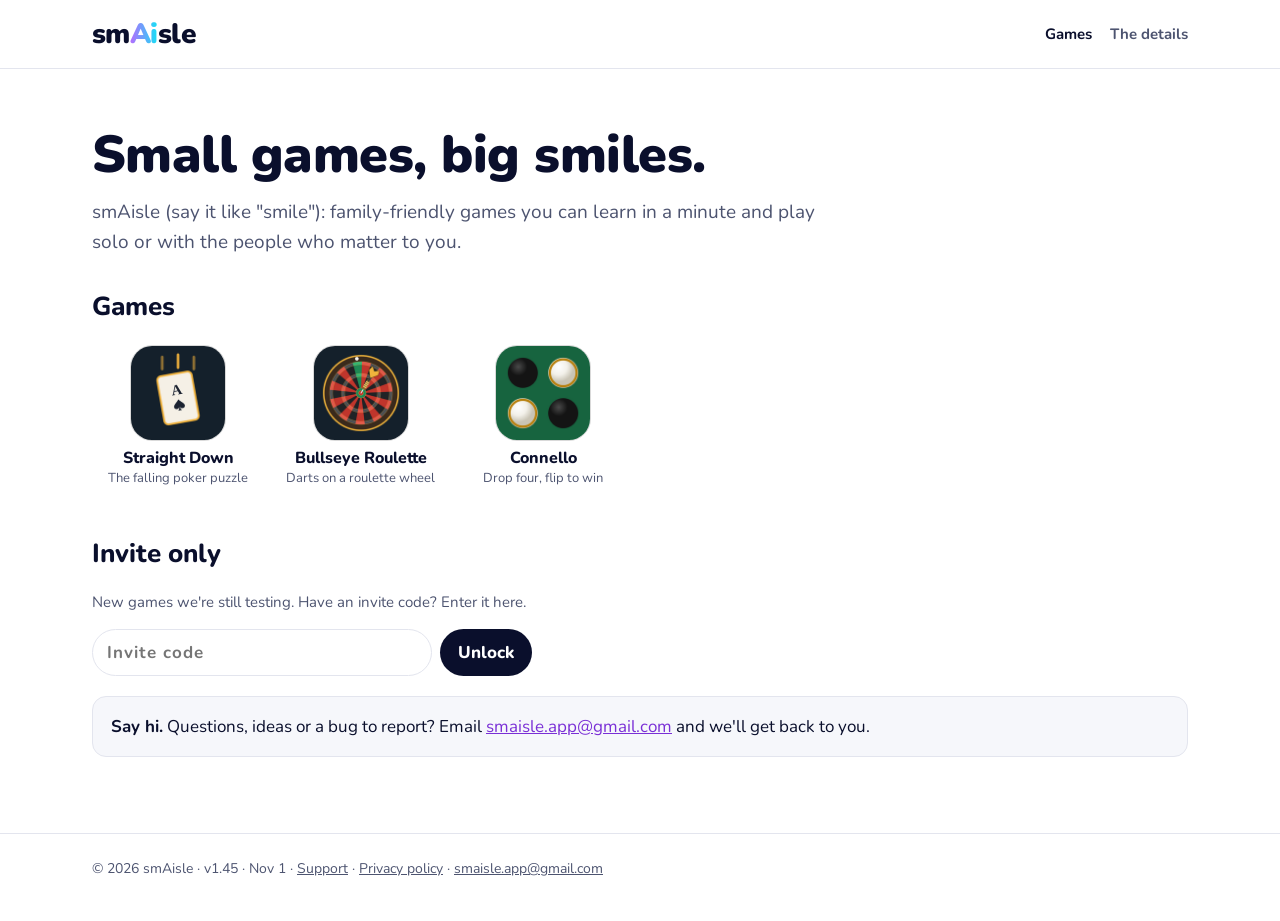
<file: index.html>
<!doctype html>
<html lang="en">
<head>
<meta charset="utf-8">
<meta name="viewport" content="width=device-width,initial-scale=1,maximum-scale=1,user-scalable=no">
<title>smAisle</title>
<meta name="description" content="Family-friendly games you can learn in a minute and play solo or with the people who matter to you.">
<link rel="icon" href="favicon.png" type="image/png">
<link rel="apple-touch-icon" href="apple-touch-icon.png">
<meta property="og:type" content="website">
<meta property="og:url" content="https://smaisle.app/">
<meta property="og:site_name" content="smAisle">
<meta property="og:title" content="smAisle: family-friendly games">
<meta property="og:description" content="Family-friendly games you can learn in a minute and play solo or with the people who matter to you.">
<meta property="og:image" content="https://smaisle.app/og.png">
<meta property="og:image:width" content="1200">
<meta property="og:image:height" content="630">
<meta name="twitter:card" content="summary_large_image">
<link rel="preconnect" href="https://fonts.googleapis.com">
<link rel="stylesheet" href="https://fonts.googleapis.com/css2?family=Nunito:wght@400;700;800;900&display=swap">
<link rel="stylesheet" href="style.css">
</head>
<body class="wide">
<header class="top"><div class="wrap">
  <a class="mark" href="./">sm<b>Ai</b>sle</a>
  <nav><a href="./" aria-current="page">Games</a><a href="about.html">The details</a></nav>
</div></header>
<main><div class="wrap">
  <h1>Small games, big smiles.</h1>
  <p class="lead">smAisle (say it like "smile"): family-friendly games you can learn in a minute and play solo or with the people who matter to you.</p>
  <h2 class="section">Games</h2>
  <div class="tiles">
    <a class="tile" href="https://smaisle.github.io/StraightDown/"><img src="icons/straight-down.png" alt="" width="72" height="72"><b>Straight Down</b><span>The falling poker puzzle</span></a>
    <a class="tile" href="https://smaisle.github.io/BullseyeRoulette/"><img src="icons/bullseye-roulette.png" alt="" width="72" height="72"><b>Bullseye Roulette</b><span>Darts on a roulette wheel</span></a>
    <a class="tile" href="https://smaisle.github.io/Connello/"><img src="icons/connello.png" alt="" width="72" height="72"><b>Connello</b><span>Drop four, flip to win</span></a>
  </div>

  <h2 class="section">Invite only</h2>
  <p class="meta">New games we're still testing. Have an invite code? Enter it here.</p>
  <form class="unlock" id="unlock" autocomplete="off">
    <input type="text" placeholder="Invite code" aria-label="Invite code" autocapitalize="off" spellcheck="false">
    <button class="btn" type="submit">Unlock</button>
  </form>
  <p class="meta" id="bad" hidden>That code didn't work. Check it and try again.</p>
  <p class="meta" id="mine" hidden><a href="invite.html">See your invite-only games →</a></p>
  <section class="note" id="contact"><strong>Say hi.</strong> Questions, ideas or a bug to report? Email <a href="mailto:smaisle.app@gmail.com">smaisle.app@gmail.com</a> and we'll get back to you.</section>
</div></main>
<footer><div class="wrap">
  © 2026 smAisle · v1.45 · Nov 1 · <a href="support.html">Support</a> · <a href="privacy.html">Privacy policy</a> · <a href="mailto:smaisle.app@gmail.com">smaisle.app@gmail.com</a>
</div></footer>
<script src="invite.js?v=1.45"></script>
<script>
(function(){
  var form=document.getElementById('unlock'), bad=document.getElementById('bad');
  if(Invite.family()||Invite.owned().length) document.getElementById('mine').hidden=false;
  form.addEventListener('submit',function(e){
    e.preventDefault(); bad.hidden=true;
    Invite.check(form.querySelector('input').value).then(function(r){
      if(r==='family'||r==='all'||r==='some') location.href='invite.html';
      else if(r) Invite.go(r);
      else bad.hidden=false;
    });
  });
})();
</script>
</body>
</html>
</file>
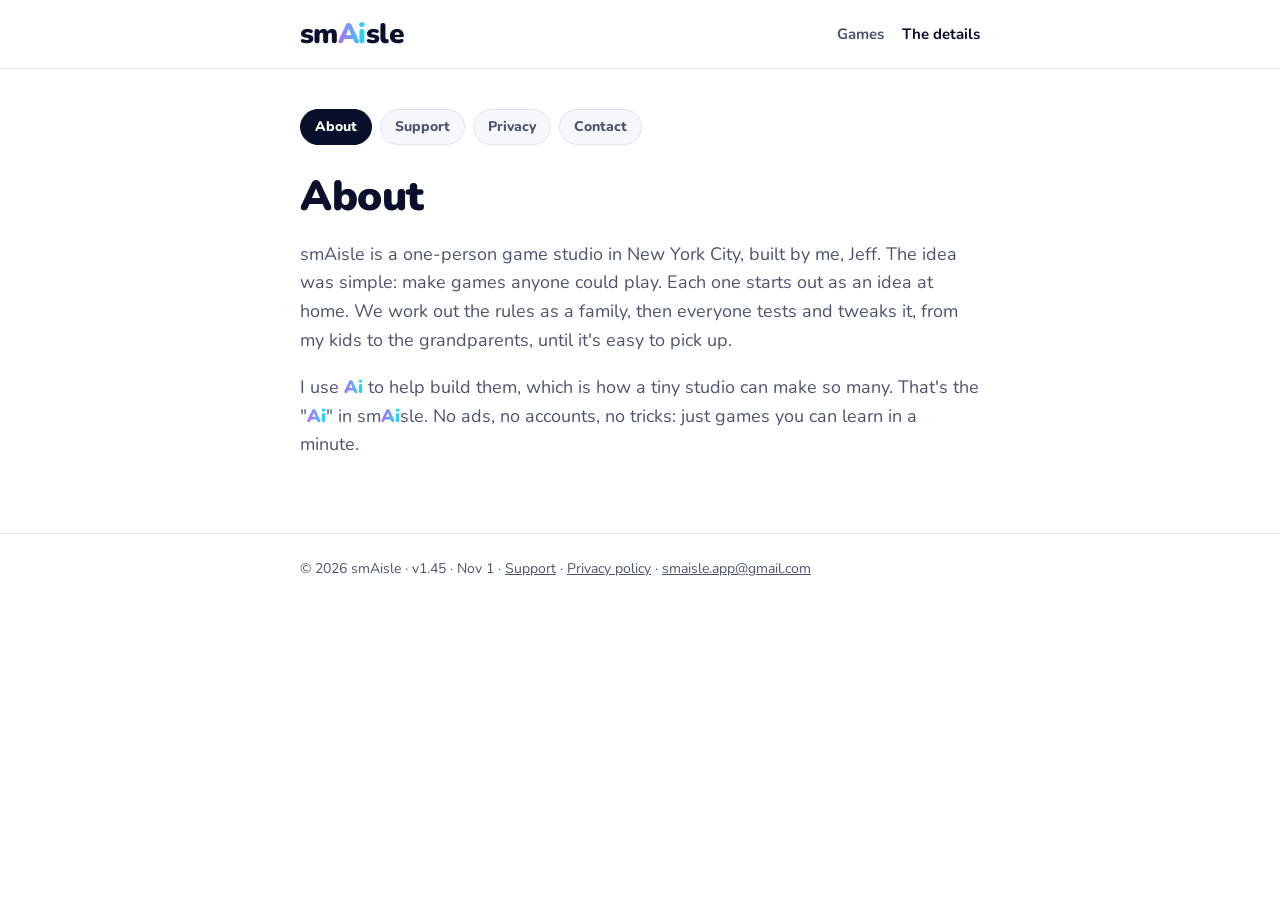
<file: about.html>
<!doctype html>
<html lang="en">
<head>
<meta charset="utf-8">
<meta name="viewport" content="width=device-width,initial-scale=1,maximum-scale=1,user-scalable=no">
<title>About · smAisle</title>
<meta name="description" content="smAisle is Jeff, making family-friendly games in New York City.">
<link rel="icon" href="favicon.png" type="image/png">
<link rel="apple-touch-icon" href="apple-touch-icon.png">
<link rel="preconnect" href="https://fonts.googleapis.com">
<link rel="stylesheet" href="https://fonts.googleapis.com/css2?family=Nunito:wght@400;700;800;900&display=swap">
<link rel="stylesheet" href="style.css">
</head>
<body>
<header class="top"><div class="wrap">
  <a class="mark" href="./">sm<b>Ai</b>sle</a>
  <nav><a href="./">Games</a><a href="about.html" aria-current="page">The details</a></nav>
</div></header>
<main><div class="wrap">
  <nav class="subnav"><a href="about.html" aria-current="page">About</a><a href="support.html">Support</a><a href="privacy.html">Privacy</a><a href="contact.html">Contact</a></nav>
  <h1>About</h1>
  <p class="about">smAisle is a one-person game studio in New York City, built by me, Jeff. The idea was simple: make games anyone could play. Each one starts out as an idea at home. We work out the rules as a family, then everyone tests and tweaks it, from my kids to the grandparents, until it's easy to pick up.</p>
  <p class="about">I use <b class="ai">Ai</b> to help build them, which is how a tiny studio can make so many. That's the "<b class="ai">Ai</b>" in sm<b class="ai">Ai</b>sle. No ads, no accounts, no tricks: just games you can learn in a minute.</p>
</div></main>
<footer><div class="wrap">
  © 2026 smAisle · v1.45 · Nov 1 · <a href="support.html">Support</a> · <a href="privacy.html">Privacy policy</a> · <a href="mailto:smaisle.app@gmail.com">smaisle.app@gmail.com</a>
</div></footer>
</body>
</html>
</file>
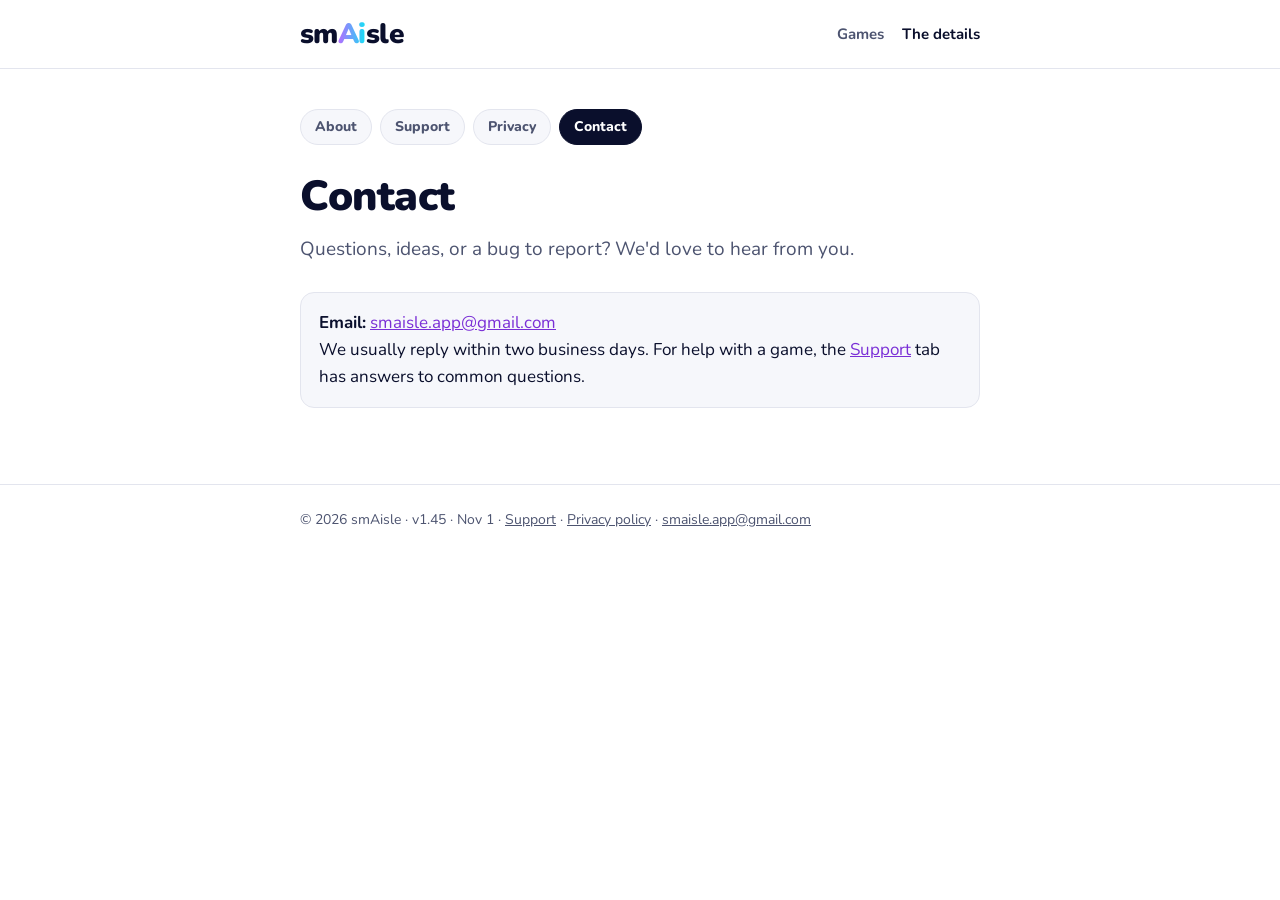
<file: contact.html>
<!doctype html>
<html lang="en">
<head>
<meta charset="utf-8">
<meta name="viewport" content="width=device-width,initial-scale=1,maximum-scale=1,user-scalable=no">
<title>Contact · smAisle</title>
<meta name="description" content="How to reach smAisle.">
<link rel="icon" href="favicon.png" type="image/png">
<link rel="apple-touch-icon" href="apple-touch-icon.png">
<link rel="preconnect" href="https://fonts.googleapis.com">
<link rel="stylesheet" href="https://fonts.googleapis.com/css2?family=Nunito:wght@400;700;800;900&display=swap">
<link rel="stylesheet" href="style.css">
</head>
<body>
<header class="top"><div class="wrap">
  <a class="mark" href="./">sm<b>Ai</b>sle</a>
  <nav><a href="./">Games</a><a href="about.html" aria-current="page">The details</a></nav>
</div></header>
<main><div class="wrap">
  <nav class="subnav"><a href="about.html">About</a><a href="support.html">Support</a><a href="privacy.html">Privacy</a><a href="contact.html" aria-current="page">Contact</a></nav>
  <h1>Contact</h1>
  <p class="lead">Questions, ideas, or a bug to report? We'd love to hear from you.</p>
  <div class="note"><strong>Email:</strong> <a href="mailto:smaisle.app@gmail.com">smaisle.app@gmail.com</a><br>We usually reply within two business days. For help with a game, the <a href="support.html">Support</a> tab has answers to common questions.</div>
</div></main>
<footer><div class="wrap">
  © 2026 smAisle · v1.45 · Nov 1 · <a href="support.html">Support</a> · <a href="privacy.html">Privacy policy</a> · <a href="mailto:smaisle.app@gmail.com">smaisle.app@gmail.com</a>
</div></footer>
</body>
</html>
</file>
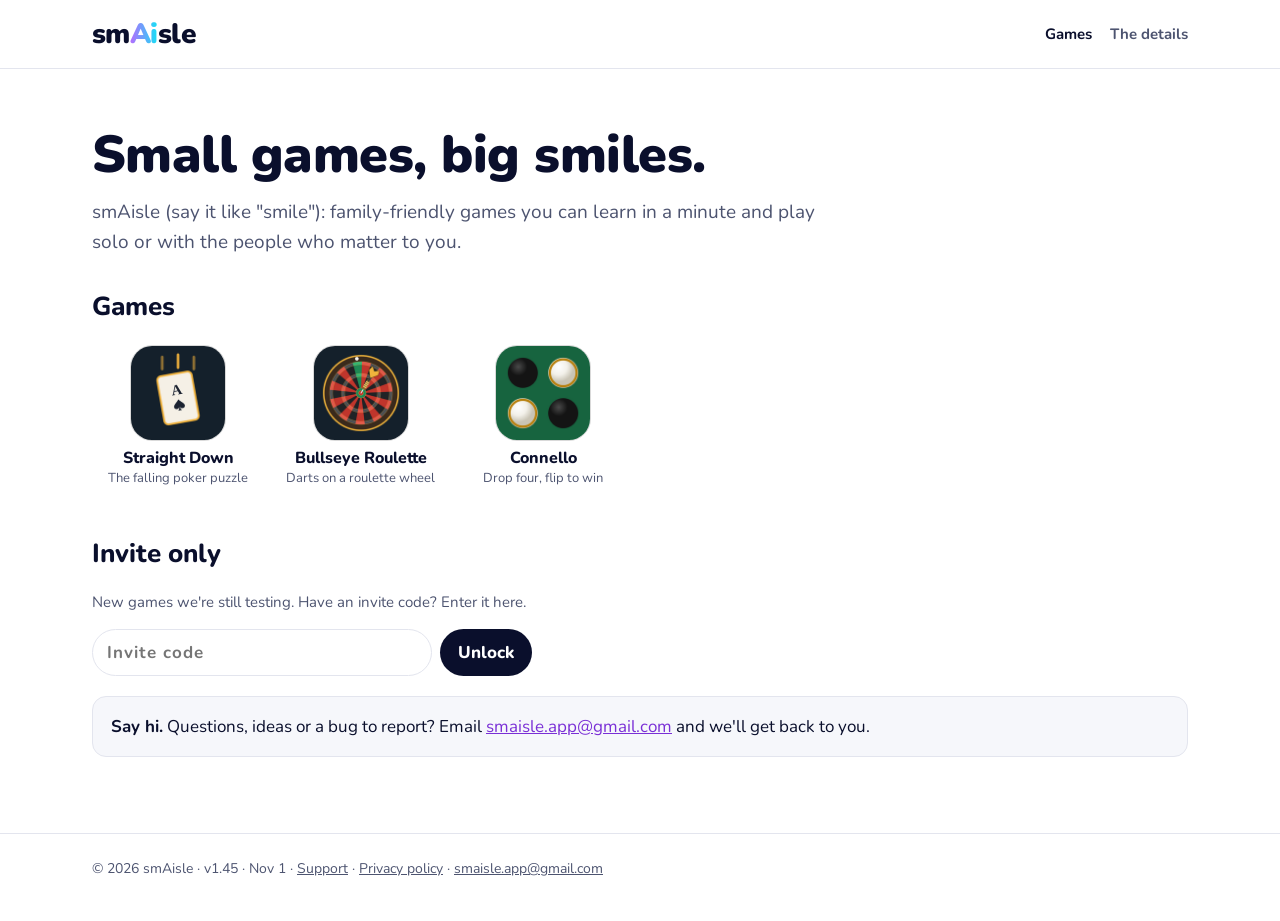
<file: invite.html>
<!doctype html>
<html lang="en">
<head>
<meta charset="utf-8">
<meta name="viewport" content="width=device-width,initial-scale=1,maximum-scale=1,user-scalable=no">
<title>Invite only · smAisle</title>
<meta name="description" content="smAisle games in testing.">
<meta name="robots" content="noindex">
<link rel="icon" href="favicon.png" type="image/png">
<link rel="apple-touch-icon" href="apple-touch-icon.png">
<link rel="preconnect" href="https://fonts.googleapis.com">
<link rel="stylesheet" href="https://fonts.googleapis.com/css2?family=Nunito:wght@400;700;800;900&family=Playfair+Display:wght@900&family=Libre+Franklin:wght@600;800&display=swap">
<link rel="stylesheet" href="style.css">
</head>
<body>
<header class="top"><div class="wrap">
  <a class="mark" href="./">sm<b>Ai</b>sle</a>
  <nav><a href="./">Games</a><a href="about.html">The details</a></nav>
</div></header>
<main><div class="wrap">
  <h1>Invite only <span class="beta">Beta</span></h1>
  <p class="lead">Games in testing. Your code unlocks them.</p>
  <a class="hubcard" data-hub="daily" href="https://smaisle.github.io/daily/" hidden>
    <span class="hc1"><img src="icons/smaisle-daily.png" alt="" width="64" height="64"><span><span class="lg"><span class="sm">smAisle</span><span class="dd">Daily</span></span><span class="hs">Three new games every day. One streak.</span></span></span>
    <span class="minis"><img src="icons/daily-15.png" alt="" width="34" height="34"><img src="icons/abc-deal.png" alt="" width="34" height="34"><img src="icons/gramble.png?v=2" alt="" width="34" height="34"><span>The Daily 15 · A, B, C, Deal · Gramble</span></span>
    <span class="hbtn">OPEN SMAISLE DAILY</span>
  </a>
  <h2 class="slab">IN TESTING</h2>
  <div class="lrows">
    <div class="lrow" data-game="shuffleblast">
      <a class="lhead play"><img src="icons/shuffle-blast.png" alt="" width="44" height="44"><b>Shuffle Blast</b><span class="ok">Unlocked ✓</span></a>
      <button type="button" class="lhead lockbtn"><img src="icons/shuffle-blast.png" alt="" width="44" height="44"><b>Shuffle Blast</b><span class="lk">🔒 Code</span></button>
      <form class="gunlock" autocomplete="off" hidden><input type="text" placeholder="Game code" aria-label="Game code" autocapitalize="characters" spellcheck="false"><button class="btn" type="submit">Unlock</button></form>
      <p class="meta gbad" hidden>That code isn't for this game.</p>
    </div>
    <div class="lrow" data-game="sdblast">
      <a class="lhead play"><img src="icons/straight-down.png" alt="" width="44" height="44"><b>Straight Down Blast</b><span class="ok">Unlocked ✓</span></a>
      <button type="button" class="lhead lockbtn"><img src="icons/straight-down.png" alt="" width="44" height="44"><b>Straight Down Blast</b><span class="lk">🔒 Code</span></button>
      <form class="gunlock" autocomplete="off" hidden><input type="text" placeholder="Game code" aria-label="Game code" autocapitalize="characters" spellcheck="false"><button class="btn" type="submit">Unlock</button></form>
      <p class="meta gbad" hidden>That code isn't for this game.</p>
    </div>
  </div>
  <p class="meta" id="nomore" hidden>More games in testing are coming soon.</p>
</div></main>
<footer><div class="wrap">
  © 2026 smAisle · v1.45 · Nov 1 · <a href="support.html">Support</a> · <a href="privacy.html">Privacy policy</a> · <a href="mailto:smaisle.app@gmail.com">smaisle.app@gmail.com</a>
</div></footer>
<script src="invite.js?v=1.45"></script>
<script>
(function(){
  // Needs Family&Friends (or any game code) first; otherwise back to the home page.
  if(!Invite.family()&&!Invite.owned().length){ location.replace('./#unlock'); return; }
  // smAisle Daily (the daily-games hub): for Family&Friends or anyone with a code for one of its games.
  // Each game inside it asks for its own code.
  var hub=document.querySelector('[data-hub=daily]');
  if(Invite.family()||['daily15','abcdeal','gramble'].some(function(k){ return Invite.owned().indexOf(k)>=0; })) hub.hidden=false;
  var shown=0;
  document.querySelectorAll('.lrow[data-game]').forEach(function(row){
    var g=row.getAttribute('data-game');
    var mine=Invite.owned().indexOf(g)>=0;
    // Someone who only has game codes sees just their games.
    if(!Invite.family()&&!mine){ row.hidden=true; return; }
    shown++;
    if(mine){ Invite.show(row); return; }
    row.querySelector('.play').hidden=true;
    row.querySelector('.lockbtn').addEventListener('click',function(){ var f=row.querySelector('.gunlock'); f.hidden=!f.hidden; if(!f.hidden) f.querySelector('input').focus(); });
    row.querySelector('.gunlock').addEventListener('submit',function(e){
      e.preventDefault();
      Invite.check(row.querySelector('input').value).then(function(r){
        if(r===g) Invite.go(r); else if(r==='all'||(r==='some'&&Invite.owned().indexOf(g)>=0)) location.reload(); else row.querySelector('.gbad').hidden=false;
      });
    });
  });
  if(!shown) document.querySelector('.slab').hidden=true;
})();
</script>
</body>
</html>
</file>
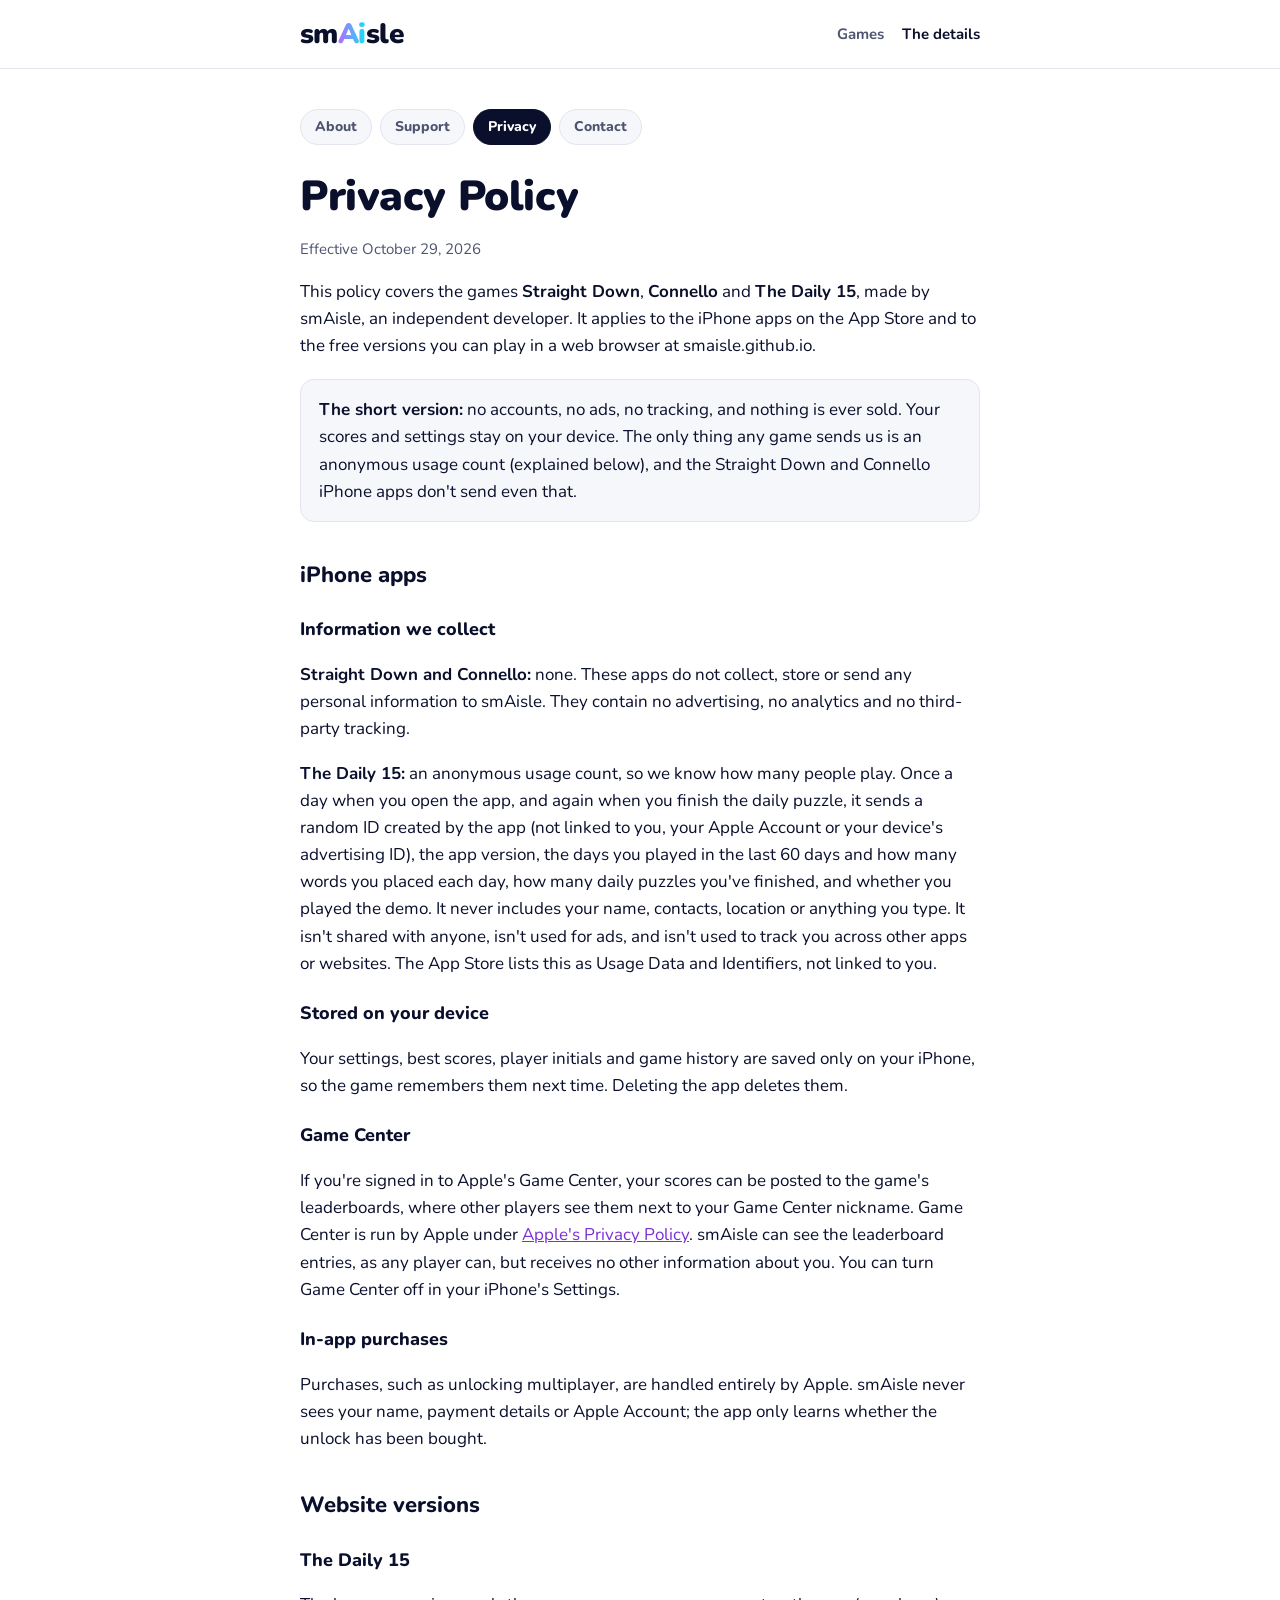
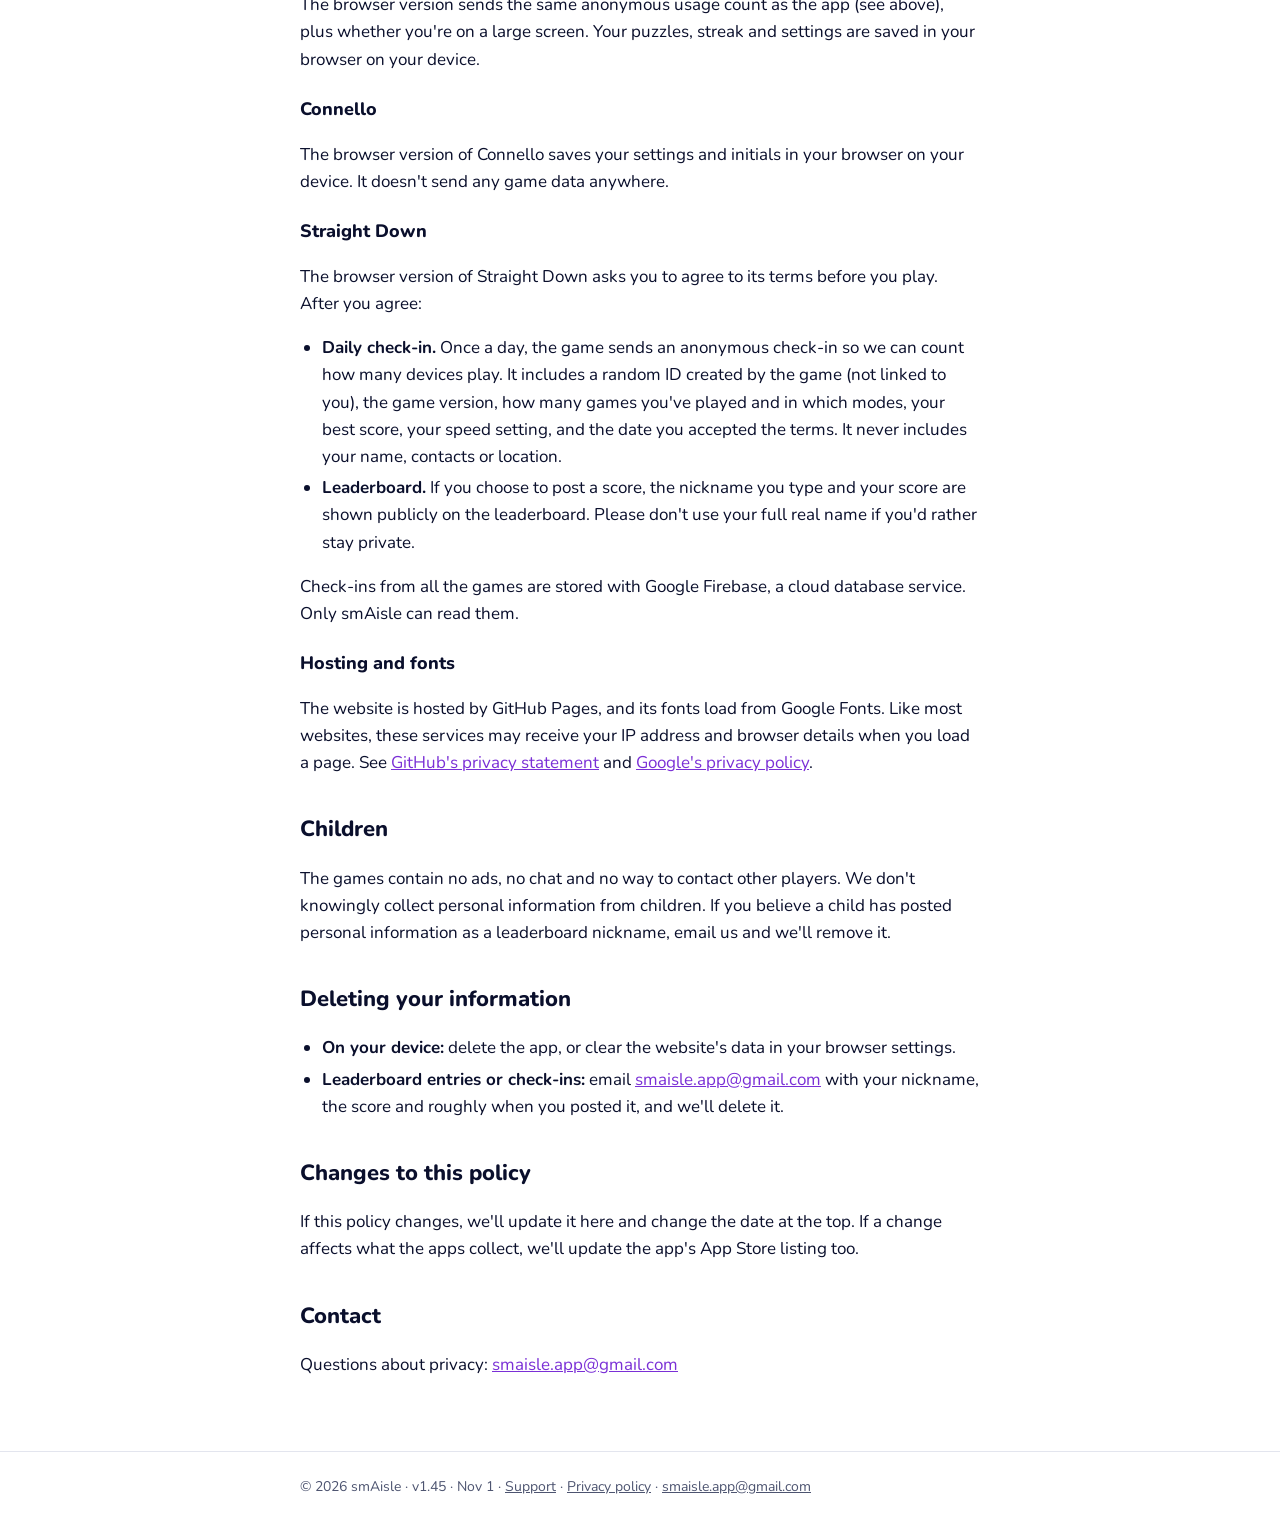
<file: privacy.html>
<!doctype html>
<html lang="en">
<head>
<meta charset="utf-8">
<meta name="viewport" content="width=device-width,initial-scale=1,maximum-scale=1,user-scalable=no">
<title>Privacy Policy · smAisle</title>
<meta name="description" content="Privacy policy for Straight Down and Connello by smAisle.">
<link rel="icon" href="favicon.png" type="image/png">
<link rel="apple-touch-icon" href="apple-touch-icon.png">
<link rel="preconnect" href="https://fonts.googleapis.com">
<link rel="stylesheet" href="https://fonts.googleapis.com/css2?family=Nunito:wght@400;700;800;900&display=swap">
<link rel="stylesheet" href="style.css">
</head>
<body>
<header class="top"><div class="wrap">
  <a class="mark" href="./">sm<b>Ai</b>sle</a>
  <nav><a href="./">Games</a><a href="about.html" aria-current="page">The details</a></nav>
</div></header>
<main><div class="wrap">
  <nav class="subnav"><a href="about.html">About</a><a href="support.html">Support</a><a href="privacy.html" aria-current="page">Privacy</a><a href="contact.html">Contact</a></nav>
  <h1>Privacy Policy</h1>
  <p class="meta">Effective October 29, 2026</p>

  <p>This policy covers the games <strong>Straight Down</strong>, <strong>Connello</strong> and <strong>The Daily 15</strong>, made by smAisle, an independent developer. It applies to the iPhone apps on the App Store and to the free versions you can play in a web browser at smaisle.github.io.</p>

  <div class="note"><strong>The short version:</strong> no accounts, no ads, no tracking, and nothing is ever sold. Your scores and settings stay on your device. The only thing any game sends us is an anonymous usage count (explained below), and the Straight Down and Connello iPhone apps don't send even that.</div>

  <h2>iPhone apps</h2>
  <h3>Information we collect</h3>
  <p><strong>Straight Down and Connello:</strong> none. These apps do not collect, store or send any personal information to smAisle. They contain no advertising, no analytics and no third-party tracking.</p>
  <p><strong>The Daily 15:</strong> an anonymous usage count, so we know how many people play. Once a day when you open the app, and again when you finish the daily puzzle, it sends a random ID created by the app (not linked to you, your Apple Account or your device's advertising ID), the app version, the days you played in the last 60 days and how many words you placed each day, how many daily puzzles you've finished, and whether you played the demo. It never includes your name, contacts, location or anything you type. It isn't shared with anyone, isn't used for ads, and isn't used to track you across other apps or websites. The App Store lists this as Usage Data and Identifiers, not linked to you.</p>
  <h3>Stored on your device</h3>
  <p>Your settings, best scores, player initials and game history are saved only on your iPhone, so the game remembers them next time. Deleting the app deletes them.</p>
  <h3>Game Center</h3>
  <p>If you're signed in to Apple's Game Center, your scores can be posted to the game's leaderboards, where other players see them next to your Game Center nickname. Game Center is run by Apple under <a href="https://www.apple.com/legal/privacy/">Apple's Privacy Policy</a>. smAisle can see the leaderboard entries, as any player can, but receives no other information about you. You can turn Game Center off in your iPhone's Settings.</p>
  <h3>In-app purchases</h3>
  <p>Purchases, such as unlocking multiplayer, are handled entirely by Apple. smAisle never sees your name, payment details or Apple Account; the app only learns whether the unlock has been bought.</p>

  <h2>Website versions</h2>
  <h3>The Daily 15</h3>
  <p>The browser version sends the same anonymous usage count as the app (see above), plus whether you're on a large screen. Your puzzles, streak and settings are saved in your browser on your device.</p>
  <h3>Connello</h3>
  <p>The browser version of Connello saves your settings and initials in your browser on your device. It doesn't send any game data anywhere.</p>
  <h3>Straight Down</h3>
  <p>The browser version of Straight Down asks you to agree to its terms before you play. After you agree:</p>
  <ul>
    <li><strong>Daily check-in.</strong> Once a day, the game sends an anonymous check-in so we can count how many devices play. It includes a random ID created by the game (not linked to you), the game version, how many games you've played and in which modes, your best score, your speed setting, and the date you accepted the terms. It never includes your name, contacts or location.</li>
    <li><strong>Leaderboard.</strong> If you choose to post a score, the nickname you type and your score are shown publicly on the leaderboard. Please don't use your full real name if you'd rather stay private.</li>
  </ul>
  <p>Check-ins from all the games are stored with Google Firebase, a cloud database service. Only smAisle can read them.</p>
  <h3>Hosting and fonts</h3>
  <p>The website is hosted by GitHub Pages, and its fonts load from Google Fonts. Like most websites, these services may receive your IP address and browser details when you load a page. See <a href="https://docs.github.com/site-policy/privacy-policies/github-general-privacy-statement">GitHub's privacy statement</a> and <a href="https://policies.google.com/privacy">Google's privacy policy</a>.</p>

  <h2>Children</h2>
  <p>The games contain no ads, no chat and no way to contact other players. We don't knowingly collect personal information from children. If you believe a child has posted personal information as a leaderboard nickname, email us and we'll remove it.</p>

  <h2>Deleting your information</h2>
  <ul>
    <li><strong>On your device:</strong> delete the app, or clear the website's data in your browser settings.</li>
    <li><strong>Leaderboard entries or check-ins:</strong> email <a href="mailto:smaisle.app@gmail.com">smaisle.app@gmail.com</a> with your nickname, the score and roughly when you posted it, and we'll delete it.</li>
  </ul>

  <h2>Changes to this policy</h2>
  <p>If this policy changes, we'll update it here and change the date at the top. If a change affects what the apps collect, we'll update the app's App Store listing too.</p>

  <h2>Contact</h2>
  <p>Questions about privacy: <a href="mailto:smaisle.app@gmail.com">smaisle.app@gmail.com</a></p>
</div></main>
<footer><div class="wrap">
  © 2026 smAisle · v1.45 · Nov 1 · <a href="support.html">Support</a> · <a href="privacy.html">Privacy policy</a> · <a href="mailto:smaisle.app@gmail.com">smaisle.app@gmail.com</a>
</div></footer>
</body>
</html>
</file>
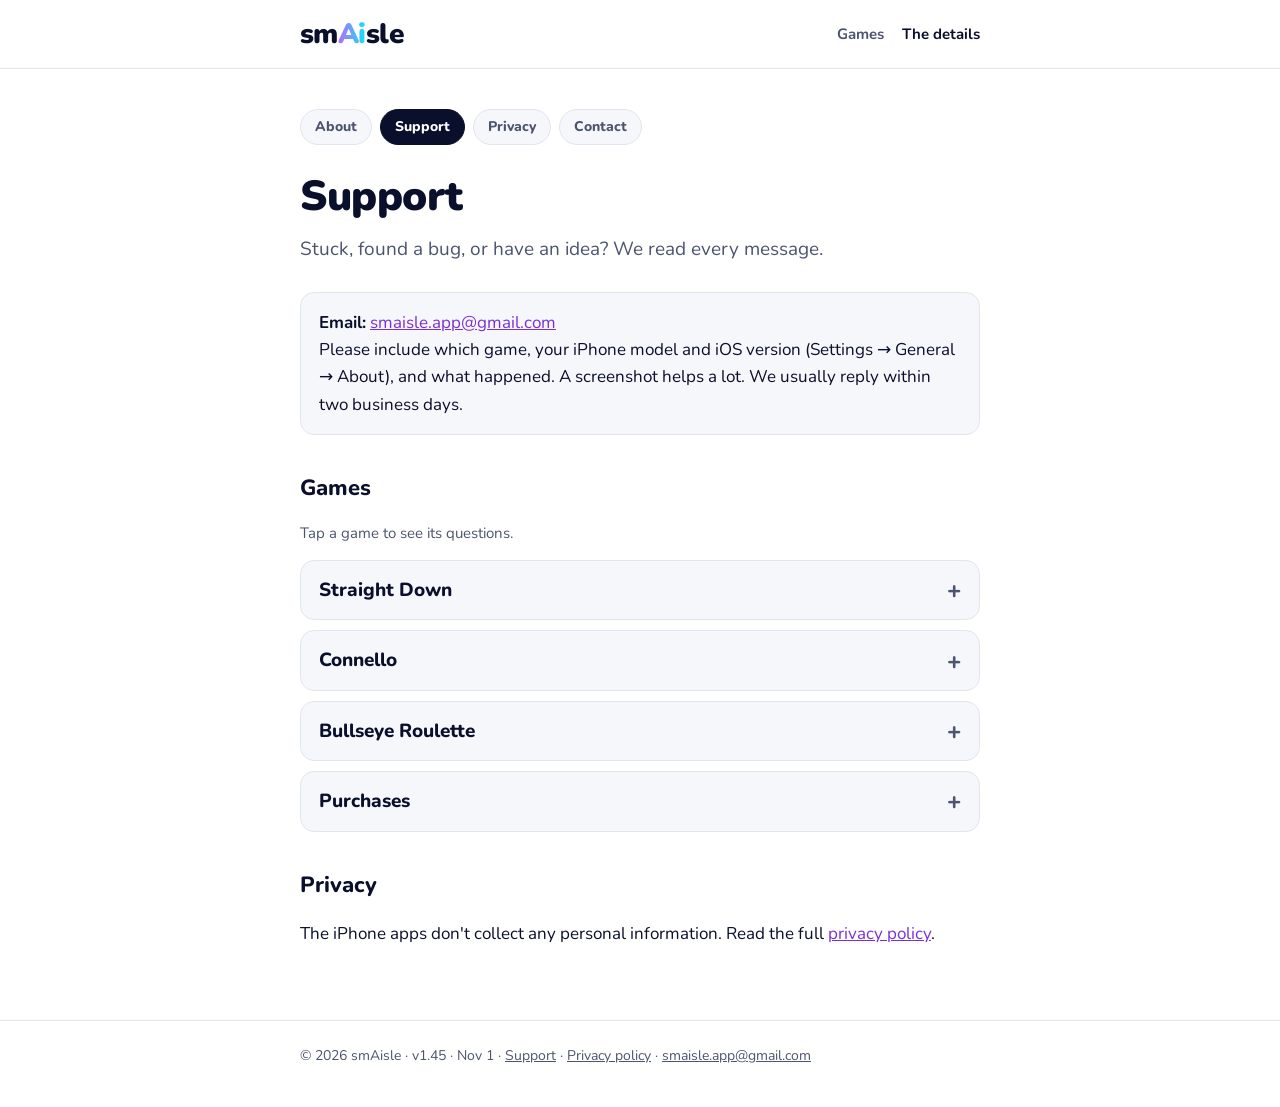
<file: support.html>
<!doctype html>
<html lang="en">
<head>
<meta charset="utf-8">
<meta name="viewport" content="width=device-width,initial-scale=1,maximum-scale=1,user-scalable=no">
<title>Support · smAisle</title>
<meta name="description" content="Help and contact for Straight Down and Connello by smAisle.">
<link rel="icon" href="favicon.png" type="image/png">
<link rel="apple-touch-icon" href="apple-touch-icon.png">
<link rel="preconnect" href="https://fonts.googleapis.com">
<link rel="stylesheet" href="https://fonts.googleapis.com/css2?family=Nunito:wght@400;700;800;900&display=swap">
<link rel="stylesheet" href="style.css">
</head>
<body>
<header class="top"><div class="wrap">
  <a class="mark" href="./">sm<b>Ai</b>sle</a>
  <nav><a href="./">Games</a><a href="about.html" aria-current="page">The details</a></nav>
</div></header>
<main><div class="wrap">
  <nav class="subnav"><a href="about.html">About</a><a href="support.html" aria-current="page">Support</a><a href="privacy.html">Privacy</a><a href="contact.html">Contact</a></nav>
  <h1>Support</h1>
  <p class="lead">Stuck, found a bug, or have an idea? We read every message.</p>

  <div class="note"><strong>Email:</strong> <a href="mailto:smaisle.app@gmail.com?subject=Game%20support">smaisle.app@gmail.com</a><br>
  Please include which game, your iPhone model and iOS version (Settings → General → About), and what happened. A screenshot helps a lot. We usually reply within two business days.</div>

  <h2>Games</h2>
  <p class="meta">Tap a game to see its questions.</p>
  <details class="faq">
    <summary>Straight Down</summary>
  <h3>How do I play?</h3>
  <p>Cards fall one at a time. Move each card left or right and drop it. Line up three cards in a row or column to make a flush, straight or three of a kind, and they clear. Five in a line make the big hands: full houses, four of a kind and straight flushes. Clears can chain for bonus points. The game ends when the middle column fills to the top.</p>
  <h3>Can I pause?</h3>
  <p>Yes. Tap pause, or just switch apps; the game pauses itself. In multiplayer, pausing stops the turn clock.</p>
  <h3>Why isn't my score on the leaderboard?</h3>
  <p>On iPhone, leaderboards use Apple's Game Center, so you need to be signed in to Game Center (Settings → Game Center). Only Single deck and Endless scores are posted; multiplayer scores aren't. Scores can take a minute to appear.</p>
  <h3>Is there real money or gambling?</h3>
  <p>No. Poker hands are only used for scoring. There's no betting, no chips and no prizes.</p>
  </details>
  <details class="faq">
    <summary>Connello</summary>
  <h3>How do I play?</h3>
  <p>Players take turns dropping a disc into a column; it falls to the lowest open spot. Any straight line of your opponent's discs trapped between your new disc and one of yours flips to your color, in all eight directions. Flipped discs get a gold ring.</p>
  <h3>How do I win?</h3>
  <p>In <em>Four in a row</em>, get four of your own discs in a line. Only discs you dropped count; flipped discs don't, so flipping can break your opponent's line. If the board fills up, whoever has more discs wins. In <em>Most discs</em>, play until the board is full and the bigger count wins.</p>
  <h3>Can I play against the computer?</h3>
  <p>Yes, on Easy or Hard. You can also play a friend on the same phone.</p>
  </details>
  <details class="faq">
    <summary>Bullseye Roulette</summary>
  <h3>How do I play?</h3>
  <p>Bet Red or Black, then tap Roll. Only the number the ball lands on scores: singles, doubles count ×2 and triples ×3. Count down from 301 to exactly zero in as few darts as you can. Going below zero is a bust and the round doesn't count.</p>
  <h3>What are the special rules?</h3>
  <p>If the ball lands on your color you get a bonus 4th dart. If it lands on WILD, or you have 60 or less to go, the whole board is live, bull and bullseye included. Three hits on the ball's number in one round counts double. A dart in the green WILD wedge comes back to you.</p>
  <h3>What modes are there?</h3>
  <p>Normal, Hard (the numbers move every round) and Daily (everyone gets the same ball rolls each day). Play solo, against the computer, or with 2 players taking turns on one phone.</p>
  <h3>Is there real money or gambling?</h3>
  <p>No. The roulette wheel only picks which number to aim at. There's no betting of money, no chips and no prizes.</p>
  </details>
  <details class="faq">
    <summary>Purchases</summary>
  <h3>How do I unlock multiplayer?</h3>
  <p>Each game lets you play one free multiplayer game a day. To play as much as you like, open the menu and tap <strong>Unlock multiplayer</strong>. It's a one-time purchase, with no subscription.</p>
  <h3>I bought the unlock but it's gone</h3>
  <p>Open the menu and tap <strong>Restore purchases</strong>, signed in with the same Apple Account you used to buy it. This also brings your unlock to a new iPhone.</p>
  <h3>Refunds</h3>
  <p>Purchases are made through Apple, so refunds are handled by Apple at <a href="https://reportaproblem.apple.com">reportaproblem.apple.com</a>.</p>
  </details>
  <h2>Privacy</h2>
  <p>The iPhone apps don't collect any personal information. Read the full <a href="privacy.html">privacy policy</a>.</p>
</div></main>
<footer><div class="wrap">
  © 2026 smAisle · v1.45 · Nov 1 · <a href="support.html">Support</a> · <a href="privacy.html">Privacy policy</a> · <a href="mailto:smaisle.app@gmail.com">smaisle.app@gmail.com</a>
</div></footer>
</body>
</html>
</file>
<file: style.css>
:root{
  --navy:#0A0F2C; --purple:#B56BFF; --cyan:#13E2F5;
  --bg:#ffffff; --ink:#0A0F2C; --muted:#4d5470; --line:#e3e5ee; --card:#f6f7fb;
  --link:#7a2fd6;
  color-scheme:light dark;
}
@media (prefers-color-scheme:dark){:root{
  --bg:#0A0F2C; --ink:#f3f4fa; --muted:#a8aecb; --line:#222a52; --card:#111841; --link:#13E2F5;
}}
*{box-sizing:border-box}
html{-webkit-text-size-adjust:100%;touch-action:manipulation}
body{margin:0;background:var(--bg);color:var(--ink);font:17px/1.6 "Nunito",system-ui,-apple-system,sans-serif}
a{color:var(--link)}
.wrap{max-width:720px;margin:0 auto;padding:0 20px}
header.top{border-bottom:1px solid var(--line)}
header.top .wrap{display:flex;align-items:center;justify-content:space-between;gap:16px;min-height:68px;flex-wrap:wrap}
.mark{font-weight:900;font-size:28px;letter-spacing:-.02em;color:var(--ink);text-decoration:none;line-height:1}
.mark b{font-weight:900;background:linear-gradient(90deg,var(--purple),var(--cyan));-webkit-background-clip:text;background-clip:text;color:transparent}
nav a{color:var(--muted);text-decoration:none;font-weight:700;margin-left:18px;font-size:15px}
nav a:first-child{margin-left:0}
nav a:hover,nav a[aria-current]{color:var(--ink)}
main{padding:40px 0 56px}
h1{font-weight:900;font-size:clamp(30px,6vw,42px);line-height:1.15;margin:0 0 12px;letter-spacing:-.01em}
h2{font-weight:800;font-size:22px;margin:36px 0 8px}
h3{font-weight:800;font-size:18px;margin:22px 0 4px}
p,li{color:var(--ink)}
.lead{font-size:19px;color:var(--muted);margin:0 0 28px}
.meta{color:var(--muted);font-size:15px}
.games{display:grid;gap:16px;grid-template-columns:repeat(auto-fit,minmax(260px,1fr));margin-top:8px}
.game{background:var(--card);border:1px solid var(--line);border-radius:18px;padding:22px}
.game h2{margin:0 0 6px}
.game p{margin:0 0 16px;color:var(--muted)}
.btn{display:inline-block;font-weight:800;text-decoration:none;border-radius:999px;padding:10px 18px;background:var(--navy);color:#fff}
@media (prefers-color-scheme:dark){.btn{background:linear-gradient(90deg,var(--purple),var(--cyan));color:var(--navy)}}
.soon{display:inline-block;margin-left:10px;font-size:14px;color:var(--muted);font-weight:700}
.note{background:var(--card);border:1px solid var(--line);border-radius:14px;padding:16px 18px;margin:20px 0}
ul{padding-left:22px}
li{margin:4px 0}
footer{border-top:1px solid var(--line);padding:24px 0 40px;color:var(--muted);font-size:14px}
footer a{color:var(--muted)}
.unlock{display:flex;gap:8px;flex-wrap:wrap}
.unlock input{flex:1;min-width:0;font:inherit;font-weight:700;letter-spacing:.06em;padding:9px 14px;border-radius:999px;border:1px solid var(--line);background:var(--bg);color:var(--ink)}
.unlock .btn{border:0;cursor:pointer;font:inherit;font-weight:800}
[hidden]{display:none!important}
.beta{display:inline-block;vertical-align:middle;margin-left:6px;font-size:12px;font-weight:800;letter-spacing:.06em;text-transform:uppercase;padding:2px 9px;border-radius:999px;background:linear-gradient(90deg,var(--purple),var(--cyan));color:#0A0F2C}
h2.section{font-size:26px;margin:40px 0 12px}
h2.section:first-of-type{margin-top:8px}
#unlock{max-width:420px;margin:12px 0}
#private{margin-top:16px}
details.faq{background:var(--card);border:1px solid var(--line);border-radius:14px;margin:10px 0;padding:0 18px}
details.faq summary{cursor:pointer;list-style:none;font-weight:800;font-size:19px;padding:14px 0;display:flex;justify-content:space-between;align-items:center}
details.faq summary::-webkit-details-marker{display:none}
details.faq summary::after{content:"+";font-size:24px;line-height:1;color:var(--muted)}
details.faq[open] summary::after{content:"\2212"}
details.faq[open]{padding-bottom:8px}
details.faq h3{margin-top:10px}
.gicon{display:block;width:64px;height:64px;border-radius:15px;margin:0 0 12px}
.wide .wrap{max-width:1160px;padding:0 32px}
.wide .games{grid-template-columns:repeat(auto-fill,minmax(300px,1fr));gap:20px}
.wide .lead{max-width:760px}
.wide #unlock{max-width:440px}
@media (min-width:1000px){.wide main{padding-top:56px}.wide h1{font-size:52px}}
.preview{display:block;width:calc(100% + 44px);margin:-22px -22px 18px;aspect-ratio:4/3;object-fit:cover;border-radius:17px 17px 0 0;background:var(--navy)}
.lost{text-align:center;padding:40px 0}
.lost .big{font-size:72px;font-weight:900;line-height:1;margin:0;background:linear-gradient(90deg,var(--purple),var(--cyan));-webkit-background-clip:text;background-clip:text;color:transparent}
.about{max-width:760px;font-size:18px;color:var(--muted)}
.ai{font-weight:900;background:linear-gradient(90deg,var(--purple),var(--cyan));-webkit-background-clip:text;background-clip:text;color:transparent}
.subnav{display:flex;flex-wrap:wrap;gap:8px;margin:0 0 28px}
.subnav a{margin:0;font-weight:800;font-size:14px;text-decoration:none;color:var(--muted);padding:6px 14px;border-radius:999px;border:1px solid var(--line);background:var(--card)}
.subnav a[aria-current]{background:var(--navy);border-color:var(--navy);color:#fff}
@media (prefers-color-scheme:dark){.subnav a[aria-current]{background:linear-gradient(90deg,var(--purple),var(--cyan));border-color:transparent;color:var(--navy)}}
.gunlock{display:flex;gap:8px;flex-wrap:wrap}
.gunlock input{flex:1;min-width:0;font:inherit;font-weight:700;letter-spacing:.06em;padding:9px 14px;border-radius:999px;border:1px solid var(--line);background:var(--bg);color:var(--ink)}
.gunlock .btn{border:0;cursor:pointer;font:inherit;font-weight:800}
.gbad{margin:8px 0 0}

/* Games page: rounded icon tiles, same as smAisle Daily's list */
.tiles{display:grid;grid-template-columns:repeat(auto-fill,minmax(100px,1fr));gap:18px 10px;margin-top:8px;max-width:720px}
.tile{display:flex;flex-direction:column;align-items:center;text-align:center;text-decoration:none;color:var(--ink);padding:6px 4px}
.tile img{width:72px;height:72px;border-radius:17px;border:1px solid rgba(0,0,0,.15);margin-bottom:8px}
.tile b{font-weight:800;font-size:16px;line-height:1.2}
.tile span{font-size:13px;color:var(--muted);line-height:1.3;margin-top:2px}
@media (min-width:700px){.tiles{grid-template-columns:repeat(auto-fill,minmax(160px,1fr))}.tile img{width:96px;height:96px;border-radius:22px}}
/* Invite only: the smAisle Daily card in its cream newspaper look, then rows for games in testing */
.hubcard{display:block;max-width:520px;background:#f4efe1;color:#1a1814;border:2px solid #1a1814;border-radius:18px;padding:16px;box-shadow:4px 4px 0 rgba(0,0,0,.35);font-family:"Libre Franklin",system-ui,sans-serif;text-decoration:none}
.hubcard .hc1{display:flex;gap:14px;align-items:center}
.hubcard .hc1>img{width:64px;height:64px;border-radius:15px;border:1px solid rgba(0,0,0,.15)}
.hubcard .lg{display:flex;align-items:baseline;gap:6px}
.hubcard .sm{font-weight:800;font-size:13px;background:#ffd43b;border:1.5px solid #1a1814;padding:0 6px}
.hubcard .dd{font:900 30px/1.1 "Playfair Display",Georgia,serif}
.hubcard .hs{display:block;font-weight:600;font-size:14px;color:#4a453b}
.hubcard .minis{display:flex;align-items:center;gap:6px;margin-top:14px}
.hubcard .minis img{width:34px;height:34px;border-radius:9px;border:1px solid rgba(0,0,0,.15)}
.hubcard .minis span{font-weight:600;font-size:12.5px;color:#4a453b;margin-left:4px}
.hubcard .hbtn{display:block;margin-top:14px;background:#1a1814;color:#fffdf6;text-align:center;font-weight:800;font-size:14px;letter-spacing:.06em;padding:12px;border-radius:9px}
h2.slab{font-size:13px;font-weight:800;letter-spacing:.12em;color:var(--muted);margin:30px 0 10px}
.lrows{max-width:520px}
.lrow{background:var(--card);border:1px solid var(--line);border-radius:14px;padding:10px;margin-bottom:10px}
.lhead{display:flex;align-items:center;gap:12px;width:100%;background:none;border:0;padding:0;font:inherit;color:var(--ink);text-decoration:none;text-align:left;cursor:pointer}
.lhead img{width:44px;height:44px;border-radius:11px;border:1px solid rgba(0,0,0,.15)}
.lhead b{flex:1;font-weight:800;font-size:17px}
.lrow .ok{color:#2f9e44;font-weight:800;font-size:14px}
@media (prefers-color-scheme:dark){.lrow .ok{color:#7be38a}}
.lrow .lk{color:var(--muted);font-weight:800;font-size:14px}
.lrow .gunlock{margin-top:10px}
</file>
